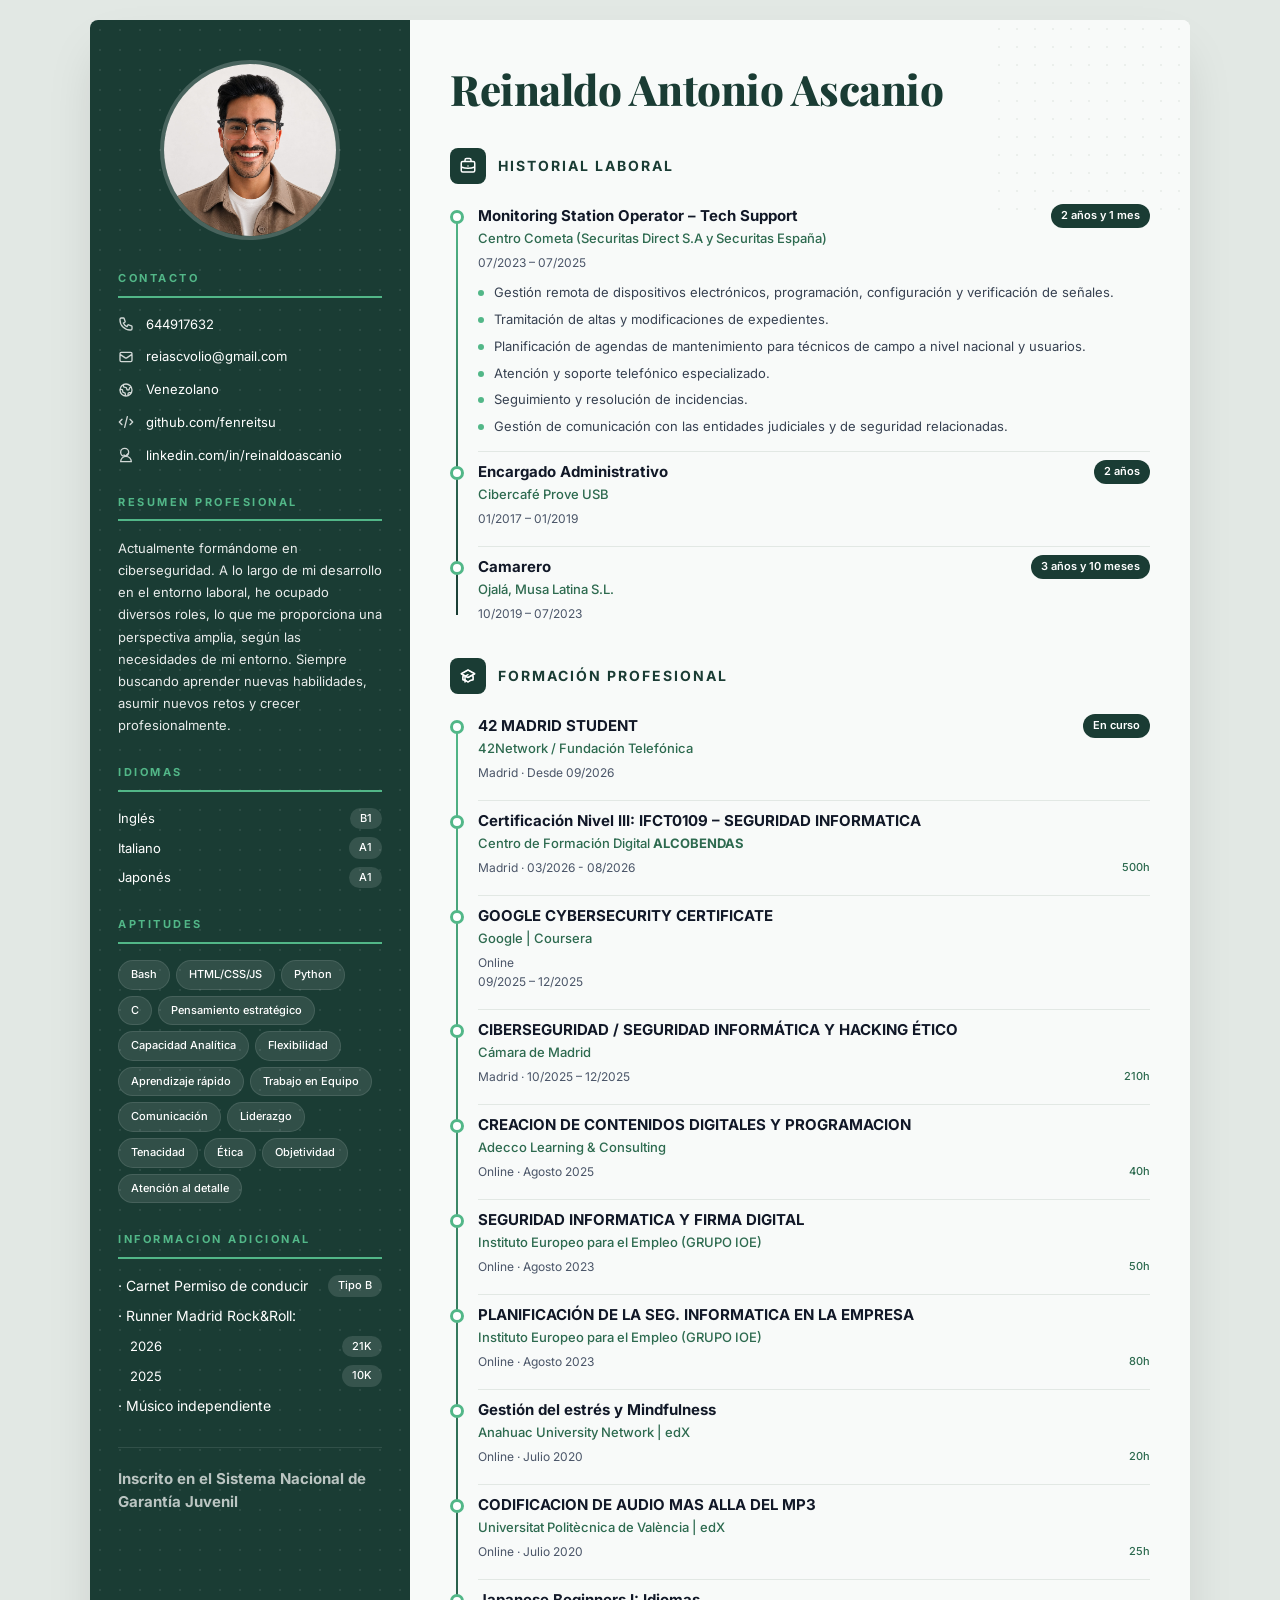
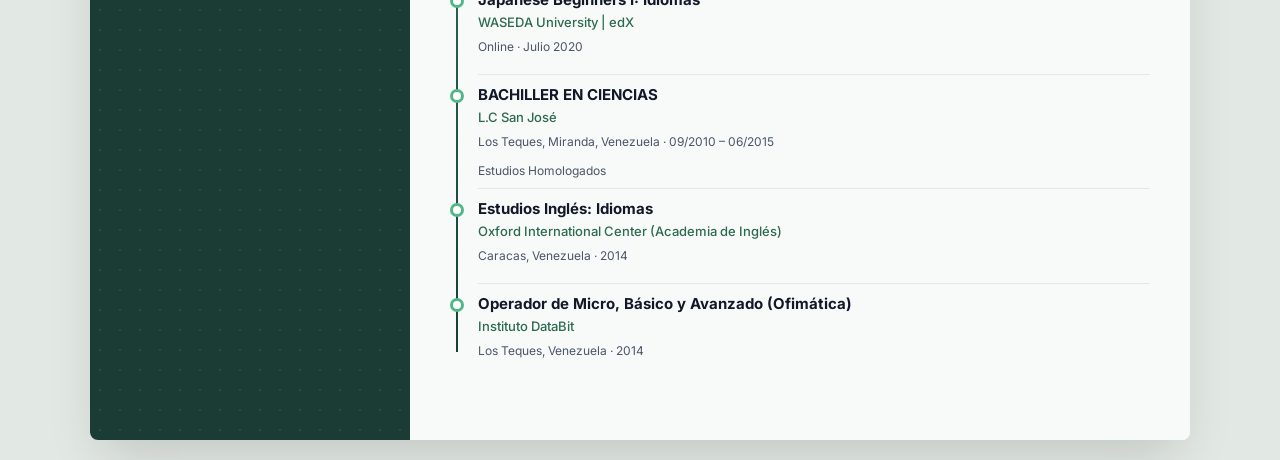
<file: index.html>
<!DOCTYPE html>
<html lang="es">
<head>
    <meta charset="UTF-8">
    <meta name="viewport" content="width=device-width, initial-scale=1.0">
    <title>CV - Reinaldo Antonio Ascanio</title>
    <link href="https://fonts.googleapis.com/css2?family=Inter:wght@300;400;500;600;700;800&family=Playfair+Display:wght@700;800&display=swap" rel="stylesheet">
    <link rel="stylesheet" href="css/style.css">
</head>
<body>
    <div class="cv-container">
        <aside class="sidebar">
            <div class="photo-wrapper">
                <img src="assets/img/fenreitsu-profile.jpg" alt="Reinaldo Antonio Ascanio">
            </div>

            <div class="sidebar-section">
                <h3>Contacto</h3>
                <div class="contact-item">
                    <svg fill="none" stroke="currentColor" viewBox="0 0 24 24"><path stroke-linecap="round" stroke-linejoin="round" stroke-width="2" d="M3 5a2 2 0 012-2h3.28a1 1 0 01.948.684l1.498 4.493a1 1 0 01-.502 1.21l-2.257 1.13a11.042 11.042 0 005.516 5.516l1.13-2.257a1 1 0 011.21-.502l4.493 1.498a1 1 0 01.684.949V19a2 2 0 01-2 2h-1C9.716 21 3 14.284 3 6V5z"/></svg>
                    <span>644917632</span>
                </div>
                <div class="contact-item">
                    <svg fill="none" stroke="currentColor" viewBox="0 0 24 24"><path stroke-linecap="round" stroke-linejoin="round" stroke-width="2" d="M3 8l7.89 5.26a2 2 0 002.22 0L21 8M5 19h14a2 2 0 002-2V7a2 2 0 00-2-2H5a2 2 0 00-2 2v10a2 2 0 002 2z"/></svg>
                    <a href="mailto:reiascvolio@gmail.com">reiascvolio@gmail.com</a>
                </div>
                <div class="contact-item">
                    <svg fill="none" stroke="currentColor" viewBox="0 0 24 24"><path stroke-linecap="round" stroke-linejoin="round" stroke-width="2" d="M3.055 11H5a2 2 0 012 2v1a2 2 0 002 2 2 2 0 012 2v2.945M8 3.935V5.5A2.5 2.5 0 0010.5 8h.5a2 2 0 012 2 2 2 0 104 0 2 2 0 012-2h1.064M15 20.488V18a2 2 0 012-2h3.064M21 12a9 9 0 11-18 0 9 9 0 0118 0z"/></svg>
                    <span>Venezolano</span>
                </div>
                <div class="contact-item">
                    <svg fill="none" stroke="currentColor" viewBox="0 0 24 24"><path stroke-linecap="round" stroke-linejoin="round" stroke-width="2" d="M10 20l4-16m4 4l4 4-4 4M6 16l-4-4 4-4"/></svg>
                    <a href="https://github.com/fenreitsu" target="_blank">github.com/fenreitsu</a>
                </div>
                <div class="contact-item">
                    <svg fill="none" stroke="currentColor" viewBox="0 0 24 24"><path stroke-linecap="round" stroke-linejoin="round" stroke-width="2" d="M16 8a6 6 0 01-12 0 6 6 0 0112 0zM12 14a8 8 0 00-8 8h16a8 8 0 00-8-8z"/><path stroke-linecap="round" stroke-linejoin="round" stroke-width="2" d="M9 12l2 2 4-4"/></svg>
                    <a href="https://linkedin.com/in/reinaldoascanio" target="_blank">linkedin.com/in/reinaldoascanio</a>
                </div>
            </div>

            <div class="sidebar-section">
                <h3>Resumen Profesional</h3>
                <p class="summary-text">Actualmente formándome en ciberseguridad. A lo largo de mi desarrollo en el entorno laboral, he ocupado diversos roles, lo que me proporciona una perspectiva amplia, según las necesidades de mi entorno. Siempre buscando aprender nuevas habilidades, asumir nuevos retos y crecer profesionalmente.</p>
            </div>

            <div class="sidebar-section">
                <h3>Idiomas</h3>
                <div class="language-item">
                    <span>Inglés</span>
                    <span class="language-level">B1</span>
                </div>
                <div class="language-item">
                    <span>Italiano</span>
                    <span class="language-level">A1</span>
                </div>
                <div class="language-item">
                    <span>Japonés</span>
                    <span class="language-level">A1</span>
                </div>
            </div>

            <div class="sidebar-section">
                <h3>Aptitudes</h3>
                <div class="skills-grid">
                    <span class="skill-tag">Bash</span>
                    <span class="skill-tag">HTML/CSS/JS</span>
                    <span class="skill-tag">Python</span>
                    <span class="skill-tag">C</span>
                    <span class="skill-tag">Pensamiento estratégico</span>
                    <span class="skill-tag">Capacidad Analítica</span>
                    <span class="skill-tag">Flexibilidad</span>
                    <span class="skill-tag">Aprendizaje rápido</span>
                    <span class="skill-tag">Trabajo en Equipo</span>
                    <span class="skill-tag">Comunicación</span>
                    <span class="skill-tag">Liderazgo</span>
                    <span class="skill-tag">Tenacidad</span>
                    <span class="skill-tag">Ética</span>
                    <span class="skill-tag">Objetividad</span>
                    <span class="skill-tag">Atención al detalle</span>
                </div>
            </div>

            <div class="sidebar-section">
                <h3>Informacion Adicional</h3>

                <div class="info-item">
                    <span> · Carnet Permiso de conducir</span>
                    <span class="language-level">Tipo B</span>
                </div>
                <div class="info-item">
                    <span> · Runner Madrid Rock&Roll: </span>
                </div>
                <div class="language-item">
                    <span>&nbsp;&nbsp;&nbsp;2026</span>
                    <span class="language-level">21K</span>
                </div>
                <div class="language-item">
                    <span>&nbsp;&nbsp;&nbsp;2025</span>
                    <span class="language-level">10K</span>
                </div>
                <div class="info-item">
                    <span> · Músico independiente</span>
                </div>
            </div>

            <div class="sidebar-footer">
                <strong>Inscrito en el Sistema Nacional de Garantía Juvenil</strong>
            </div>
        </aside>

        <main class="main-content">
            <div class="name-section">
                <h1>Reinaldo Antonio Ascanio</h1>
            </div>

            <div class="section">
                <div class="section-header">
                    <div class="section-icon">
                        <svg fill="none" stroke="currentColor" viewBox="0 0 24 24"><path stroke-linecap="round" stroke-linejoin="round" stroke-width="2" d="M21 13.255A23.931 23.931 0 0112 15c-3.183 0-6.22-.62-9-1.745M16 6V4a2 2 0 00-2-2h-4a2 2 0 00-2 2v2m4 6h.01M5 20h14a2 2 0 002-2V8a2 2 0 00-2-2H5a2 2 0 00-2 2v10a2 2 0 002 2z"/></svg>
                    </div>
                    <h2 class="section-title">Historial Laboral</h2>
                </div>

                <div class="timeline">
                    <div class="timeline-item">
                        <div class="timeline-dot"></div>
                        <div class="timeline-header">
                            <div>
                                <div class="timeline-title">Monitoring Station Operator – Tech Support</div>
                                <div class="timeline-company">Centro Cometa (Securitas Direct S.A y Securitas España)</div>
                            </div>
                            <span class="duration-badge">2 años y 1 mes</span>
                        </div>
                        <div class="timeline-meta">
                            <span>07/2023 – 07/2025</span>
                        </div>
                        <ul class="timeline-details">
                            <li>Gestión remota de dispositivos electrónicos, programación, configuración y verificación de señales.</li>
                            <li>Tramitación de altas y modificaciones de expedientes.</li>
                            <li>Planificación de agendas de mantenimiento para técnicos de campo a nivel nacional y usuarios.</li>
                            <li>Atención y soporte telefónico especializado.</li>
                            <li>Seguimiento y resolución de incidencias.</li>
                            <li>Gestión de comunicación con las entidades judiciales y de seguridad relacionadas.</li>
                        </ul>
                    </div>

                    <div class="timeline-item">
                        <div class="timeline-dot"></div>
                        <div class="timeline-header">
                            <div>
                                <div class="timeline-title">Encargado Administrativo</div>
                                <div class="timeline-company">Cibercafé Prove USB</div>
                            </div>
                            <span class="duration-badge">2 años</span>
                        </div>
                        <div class="timeline-meta">
                            <span>01/2017 – 01/2019</span>
                        </div>
                    </div>

                    <div class="timeline-item">
                        <div class="timeline-dot"></div>
                        <div class="timeline-header">
                            <div>
                                <div class="timeline-title">Camarero</div>
                                <div class="timeline-company">Ojalá, Musa Latina S.L.</div>
                            </div>
                            <span class="duration-badge">3 años y 10 meses</span>
                        </div>
                        <div class="timeline-meta">
                            <span>10/2019 – 07/2023</span>
                        </div>
                    </div>
                </div>
            </div>
            
            <div class="section">
                <div class="section-header">
                    <div class="section-icon">
                        <svg fill="none" stroke="currentColor" viewBox="0 0 24 24"><path d="M12 14l9-5-9-5-9 5 9 5z"/><path d="M12 14l6.16-3.422a12.083 12.083 0 01.665 6.479A11.952 11.952 0 0012 20.055a11.952 11.952 0 00-6.824-2.998 12.078 12.078 0 01.665-6.479L12 14z"/><path stroke-linecap="round" stroke-linejoin="round" stroke-width="2" d="M12 14l9-5-9-5-9 5 9 5zm0 0l6.16-3.422a12.083 12.083 0 01.665 6.479A11.952 11.952 0 0012 20.055a11.952 11.952 0 00-6.824-2.998 12.078 12.078 0 01.665-6.479L12 14zm-4 6v-7.5l4-2.222"/></svg>
                    </div>
                    <h2 class="section-title">Formación Profesional</h2>
                </div>

                <div class="timeline">
                    
                    <div class="timeline-item">
                        <div class="timeline-dot"></div>
                        <div class="timeline-header">
                            <div>
                                <div class="timeline-title">42 MADRID STUDENT</div>
                                <div class="timeline-company">42Network / Fundación Telefónica</div>
                            </div>
                            <span class="duration-badge">En curso</span>
                        </div>
                        <div class="timeline-meta">
                            <span>Madrid · Desde 09/2026</span>
                        </div>
                    </div>
                    
                    <div class="timeline-item">
                        <div class="timeline-dot"></div>
                        <div class="timeline-header">
                            <div>
                                <div class="timeline-title">Certificación Nivel III: IFCT0109 – SEGURIDAD INFORMATICA</div>
                                <div class="timeline-company">Centro de Formación Digital <b>ALCOBENDAS</b></div>
                            </div>
                        </div>
                        <div class="timeline-meta">
                            <span>Madrid · 03/2026 - 08/2026</span>
                            <span class="edu-hours">500h</span>
                        </div>
                    </div>
                    
                    <div class="timeline-item">
                        <div class="timeline-dot"></div>
                        <div class="timeline-header">
                            <div>
                                <div class="timeline-title">GOOGLE CYBERSECURITY CERTIFICATE</div>
                                <div class="timeline-company">Google | Coursera</div>
                            </div>
                        </div>
                        <div class="timeline-meta">
                            <span>Online
                            <br> 09/2025 – 12/2025</span>
                        </div>
                    </div>

                    <div class="timeline-item">
                        <div class="timeline-dot"></div>
                        <div class="timeline-header">
                            <div>
                                <div class="timeline-title">CIBERSEGURIDAD / SEGURIDAD INFORMÁTICA Y HACKING ÉTICO</div>
                                <div class="timeline-company">Cámara de Madrid</div>
                            </div>
                        </div>
                        <div class="timeline-meta">
                            <span>Madrid · 10/2025 – 12/2025</span>
                            <span class="edu-hours">210h</span>
                        </div>
                    </div>

                    <div class="timeline-item">
                        <div class="timeline-dot"></div>
                        <div class="timeline-header">
                            <div>
                                <div class="timeline-title">CREACION DE CONTENIDOS DIGITALES Y PROGRAMACION</div>
                                <div class="timeline-company">Adecco Learning & Consulting</div>
                            </div>
                        </div>
                        <div class="timeline-meta">
                            <span>Online · Agosto 2025</span>
                            <span class="edu-hours">40h</span>
                        </div>
                    </div>
                    
                    <div class="timeline-item">
                        <div class="timeline-dot"></div>
                        <div class="timeline-header">
                            <div>
                                <div class="timeline-title">SEGURIDAD INFORMATICA Y FIRMA DIGITAL</div>
                                <div class="timeline-company">Instituto Europeo para el Empleo (GRUPO IOE)</div>
                            </div>
                        </div>
                        <div class="timeline-meta">
                            </span>Online · Agosto 2023</span>
                            <span class="edu-hours">50h</span>
                        </div>
                    </div>

                    <div class="timeline-item">
                        <div class="timeline-dot"></div>
                        <div class="timeline-header">
                            <div>
                                <div class="timeline-title">PLANIFICACIÓN DE LA SEG. INFORMATICA EN LA EMPRESA</div>
                                <div class="timeline-company">Instituto Europeo para el Empleo (GRUPO IOE)</div>
                            </div>
                        </div>
                        <div class="timeline-meta">
                            </span>Online · Agosto 2023</span>
                            <span class="edu-hours">80h</span>
                        </div>
                    </div>
                    
                    <div class="timeline-item">
                        <div class="timeline-dot"></div>
                        <div class="timeline-header">
                            <div>
                                <div class="timeline-title">Gestión del estrés y Mindfulness</div>
                                <div class="timeline-company">Anahuac University Network | edX</div>
                            </div>
                        </div>
                        <div class="timeline-meta">
                            </span>Online · Julio 2020</span>
                            <span class="edu-hours">20h</span>
                        </div>
                    </div>

                    <div class="timeline-item">
                        <div class="timeline-dot"></div>
                        <div class="timeline-header">
                            <div>
                                <div class="timeline-title">CODIFICACION DE AUDIO MAS ALLA DEL MP3</div>
                                <div class="timeline-company">Universitat Politècnica de València | edX</div>
                            </div>
                        </div>
                        <div class="timeline-meta">
                            <span>Online · Julio 2020 </span>
                            <span class="edu-hours">25h</span>
                        </div>
                    </div>

                    <div class="timeline-item">
                        <div class="timeline-dot"></div>
                        <div class="timeline-header">
                            <div>
                                <div class="timeline-title">Japanese Beginners I: Idiomas</div>
                                <div class="timeline-company">WASEDA University | edX</div>
                            </div>
                        </div>
                        <div class="timeline-meta">
                            <span>Online · Julio 2020</span>
                        </div>
                    </div>
                    
                    <div class="timeline-item">
                        <div class="timeline-dot"></div>
                        <div class="timeline-header">
                            <div>
                                <div class="timeline-title">BACHILLER EN CIENCIAS</div>
                                <div class="timeline-company">L.C San José</div>
                            </div>
                        </div>
                        <div class="timeline-meta">
                            <span>Los Teques, Miranda, Venezuela · 09/2010 – 06/2015</span>
                        </div>
                        <div class="edu-location">Estudios Homologados</div>
                    </div>

                    <div class="timeline-item">
                        <div class="timeline-dot"></div>
                        <div class="timeline-header">
                            <div>
                                <div class="timeline-title">Estudios Inglés: Idiomas</div>
                                <div class="timeline-company">Oxford International Center (Academia de Inglés)</div>
                            </div>
                        </div>
                        <div class="timeline-meta">
                            <span>Caracas, Venezuela · 2014</span>
                        </div>
                    </div>


                    <div class="timeline-item">
                        <div class="timeline-dot"></div>
                        <div class="timeline-header">
                            <div>
                                <div class="timeline-title">Operador de Micro, Básico y Avanzado (Ofimática)</div>
                                <div class="timeline-company">Instituto DataBit</div>
                            </div>
                        </div>
                        <div class="timeline-meta">
                            <span>Los Teques, Venezuela · 2014</span>
                        </div>
                    </div>
                </div>
            </div>
        </main>
    </div>
</body>
</html>
</file>
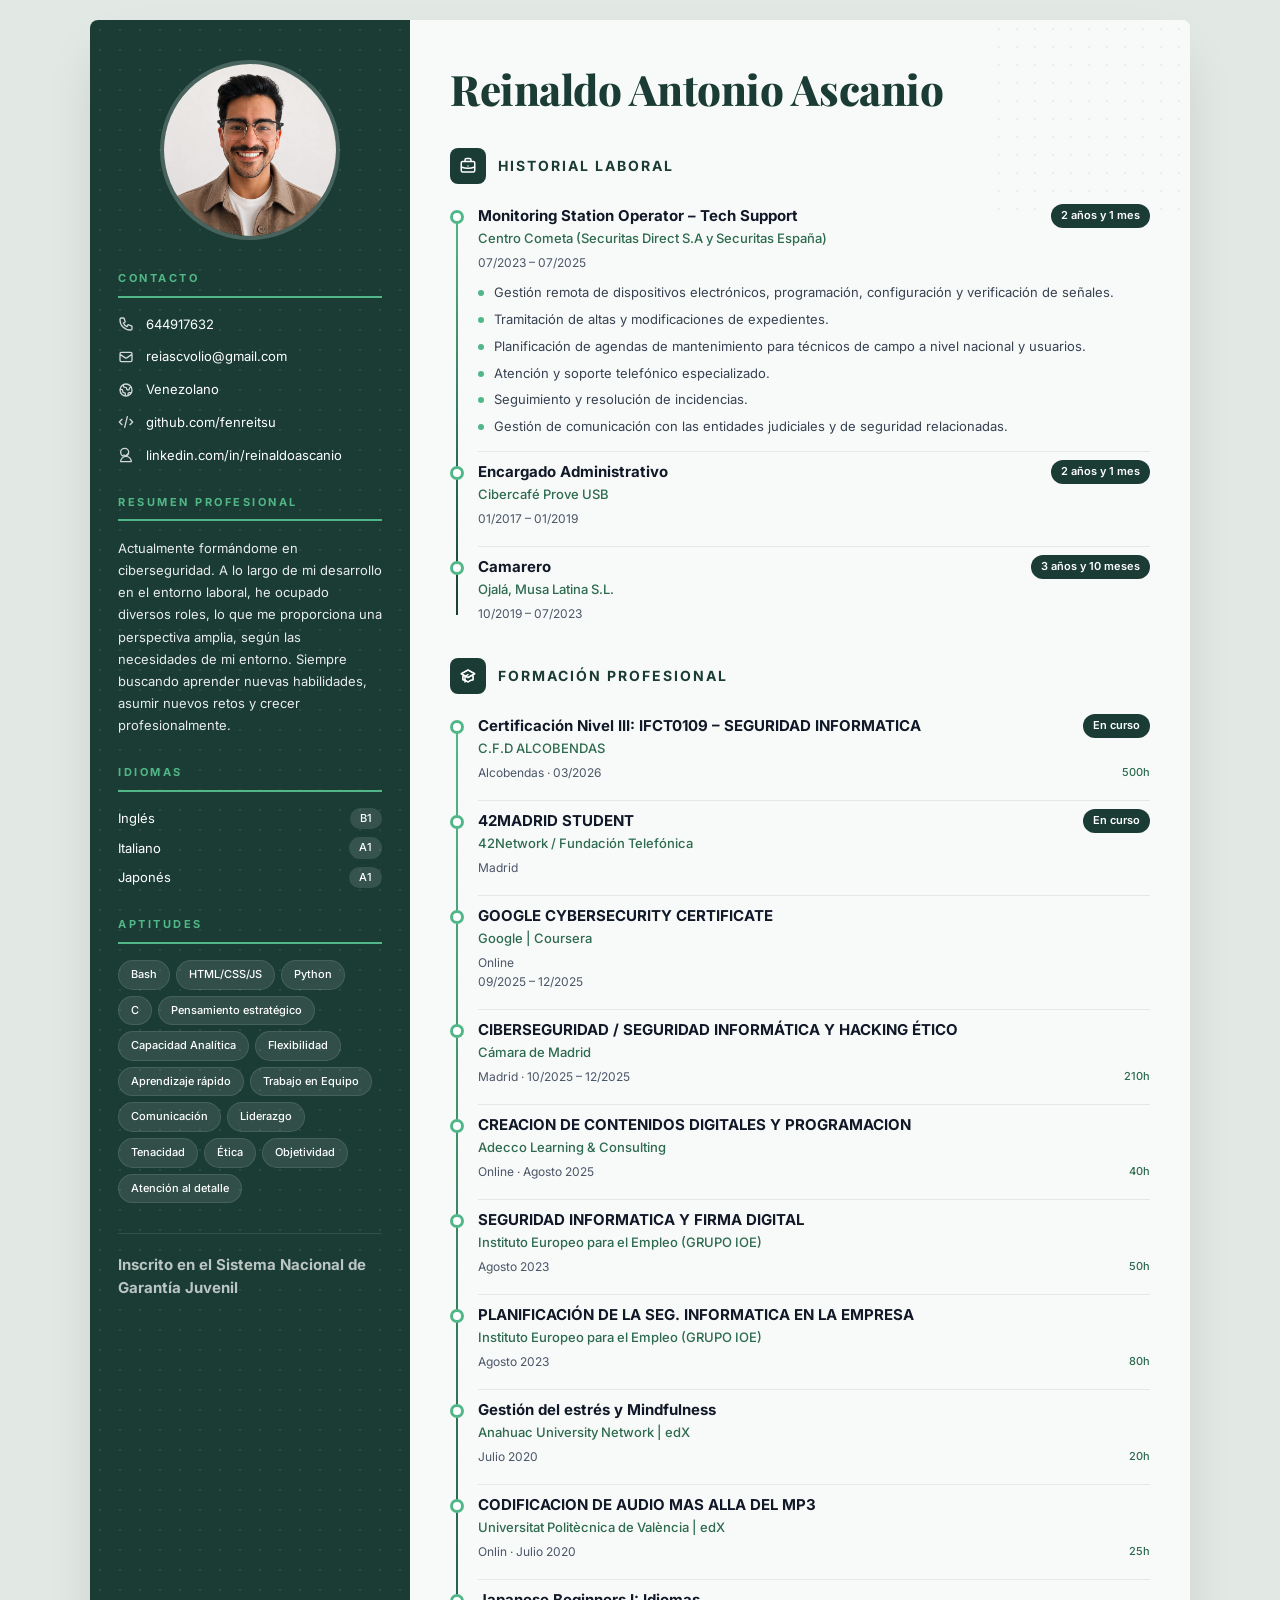
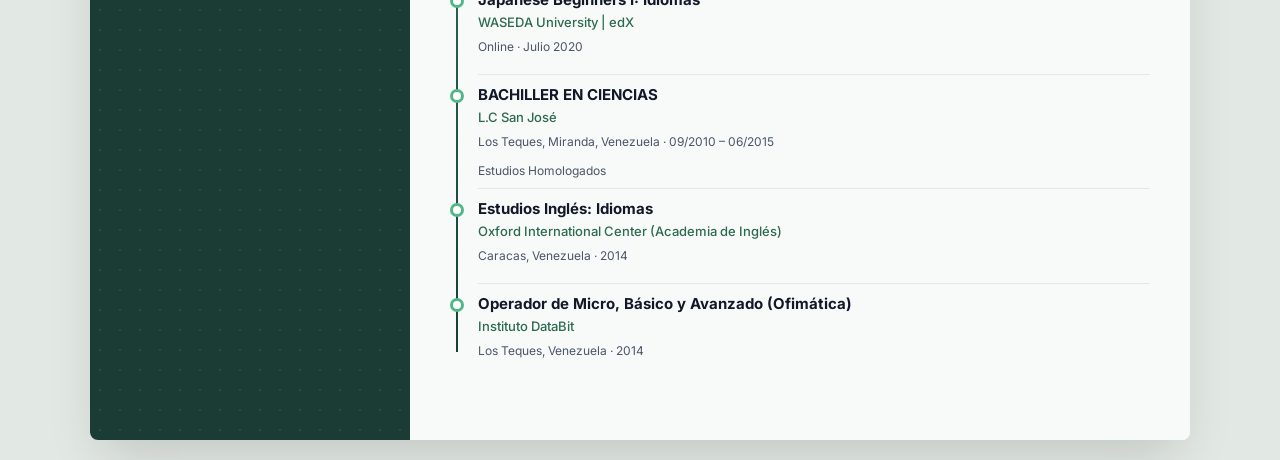
<file: curriculum-vitae-Reinaldo.html>
<!DOCTYPE html>
<html lang="es">
<head>
    <meta charset="UTF-8">
    <meta name="viewport" content="width=device-width, initial-scale=1.0">
    <title>CV - Reinaldo Antonio Ascanio</title>
    <link href="https://fonts.googleapis.com/css2?family=Inter:wght@300;400;500;600;700;800&family=Playfair+Display:wght@700;800&display=swap" rel="stylesheet">
    <link rel="stylesheet" href="css/style.css">
</head>
<body>
    <div class="cv-container">
        <aside class="sidebar">
            <div class="photo-wrapper">
                <img src="assets/img/fenreitsu-profile.jpg" alt="Reinaldo Antonio Ascanio">
            </div>

            <div class="sidebar-section">
                <h3>Contacto</h3>
                <div class="contact-item">
                    <svg fill="none" stroke="currentColor" viewBox="0 0 24 24"><path stroke-linecap="round" stroke-linejoin="round" stroke-width="2" d="M3 5a2 2 0 012-2h3.28a1 1 0 01.948.684l1.498 4.493a1 1 0 01-.502 1.21l-2.257 1.13a11.042 11.042 0 005.516 5.516l1.13-2.257a1 1 0 011.21-.502l4.493 1.498a1 1 0 01.684.949V19a2 2 0 01-2 2h-1C9.716 21 3 14.284 3 6V5z"/></svg>
                    <span>644917632</span>
                </div>
                <div class="contact-item">
                    <svg fill="none" stroke="currentColor" viewBox="0 0 24 24"><path stroke-linecap="round" stroke-linejoin="round" stroke-width="2" d="M3 8l7.89 5.26a2 2 0 002.22 0L21 8M5 19h14a2 2 0 002-2V7a2 2 0 00-2-2H5a2 2 0 00-2 2v10a2 2 0 002 2z"/></svg>
                    <a href="mailto:reiascvolio@gmail.com">reiascvolio@gmail.com</a>
                </div>
                <div class="contact-item">
                    <svg fill="none" stroke="currentColor" viewBox="0 0 24 24"><path stroke-linecap="round" stroke-linejoin="round" stroke-width="2" d="M3.055 11H5a2 2 0 012 2v1a2 2 0 002 2 2 2 0 012 2v2.945M8 3.935V5.5A2.5 2.5 0 0010.5 8h.5a2 2 0 012 2 2 2 0 104 0 2 2 0 012-2h1.064M15 20.488V18a2 2 0 012-2h3.064M21 12a9 9 0 11-18 0 9 9 0 0118 0z"/></svg>
                    <span>Venezolano</span>
                </div>
                <div class="contact-item">
                    <svg fill="none" stroke="currentColor" viewBox="0 0 24 24"><path stroke-linecap="round" stroke-linejoin="round" stroke-width="2" d="M10 20l4-16m4 4l4 4-4 4M6 16l-4-4 4-4"/></svg>
                    <a href="https://github.com/fenreitsu" target="_blank">github.com/fenreitsu</a>
                </div>
                <div class="contact-item">
                    <svg fill="none" stroke="currentColor" viewBox="0 0 24 24"><path stroke-linecap="round" stroke-linejoin="round" stroke-width="2" d="M16 8a6 6 0 01-12 0 6 6 0 0112 0zM12 14a8 8 0 00-8 8h16a8 8 0 00-8-8z"/><path stroke-linecap="round" stroke-linejoin="round" stroke-width="2" d="M9 12l2 2 4-4"/></svg>
                    <a href="https://linkedin.com/in/reinaldoascanio" target="_blank">linkedin.com/in/reinaldoascanio</a>
                </div>
            </div>

            <div class="sidebar-section">
                <h3>Resumen Profesional</h3>
                <p class="summary-text">Actualmente formándome en ciberseguridad. A lo largo de mi desarrollo en el entorno laboral, he ocupado diversos roles, lo que me proporciona una perspectiva amplia, según las necesidades de mi entorno. Siempre buscando aprender nuevas habilidades, asumir nuevos retos y crecer profesionalmente.</p>
            </div>

            <div class="sidebar-section">
                <h3>Idiomas</h3>
                <div class="language-item">
                    <span>Inglés</span>
                    <span class="language-level">B1</span>
                </div>
                <div class="language-item">
                    <span>Italiano</span>
                    <span class="language-level">A1</span>
                </div>
                <div class="language-item">
                    <span>Japonés</span>
                    <span class="language-level">A1</span>
                </div>
            </div>

            <div class="sidebar-section">
                <h3>Aptitudes</h3>
                <div class="skills-grid">
                    <span class="skill-tag">Bash</span>
                    <span class="skill-tag">HTML/CSS/JS</span>
                    <span class="skill-tag">Python</span>
                    <span class="skill-tag">C</span>
                    <span class="skill-tag">Pensamiento estratégico</span>
                    <span class="skill-tag">Capacidad Analítica</span>
                    <span class="skill-tag">Flexibilidad</span>
                    <span class="skill-tag">Aprendizaje rápido</span>
                    <span class="skill-tag">Trabajo en Equipo</span>
                    <span class="skill-tag">Comunicación</span>
                    <span class="skill-tag">Liderazgo</span>
                    <span class="skill-tag">Tenacidad</span>
                    <span class="skill-tag">Ética</span>
                    <span class="skill-tag">Objetividad</span>
                    <span class="skill-tag">Atención al detalle</span>
                </div>
            </div>

            <div class="sidebar-footer">
                <strong>Inscrito en el Sistema Nacional de Garantía Juvenil</strong>
            </div>
        </aside>

        <main class="main-content">
            <div class="name-section">
                <h1>Reinaldo Antonio Ascanio</h1>
            </div>

            <div class="section">
                <div class="section-header">
                    <div class="section-icon">
                        <svg fill="none" stroke="currentColor" viewBox="0 0 24 24"><path stroke-linecap="round" stroke-linejoin="round" stroke-width="2" d="M21 13.255A23.931 23.931 0 0112 15c-3.183 0-6.22-.62-9-1.745M16 6V4a2 2 0 00-2-2h-4a2 2 0 00-2 2v2m4 6h.01M5 20h14a2 2 0 002-2V8a2 2 0 00-2-2H5a2 2 0 00-2 2v10a2 2 0 002 2z"/></svg>
                    </div>
                    <h2 class="section-title">Historial Laboral</h2>
                </div>

                <div class="timeline">
                    <div class="timeline-item">
                        <div class="timeline-dot"></div>
                        <div class="timeline-header">
                            <div>
                                <div class="timeline-title">Monitoring Station Operator – Tech Support</div>
                                <div class="timeline-company">Centro Cometa (Securitas Direct S.A y Securitas España)</div>
                            </div>
                            <span class="duration-badge">2 años y 1 mes</span>
                        </div>
                        <div class="timeline-meta">
                            <span>07/2023 – 07/2025</span>
                        </div>
                        <ul class="timeline-details">
                            <li>Gestión remota de dispositivos electrónicos, programación, configuración y verificación de señales.</li>
                            <li>Tramitación de altas y modificaciones de expedientes.</li>
                            <li>Planificación de agendas de mantenimiento para técnicos de campo a nivel nacional y usuarios.</li>
                            <li>Atención y soporte telefónico especializado.</li>
                            <li>Seguimiento y resolución de incidencias.</li>
                            <li>Gestión de comunicación con las entidades judiciales y de seguridad relacionadas.</li>
                        </ul>
                    </div>

                    <div class="timeline-item">
                        <div class="timeline-dot"></div>
                        <div class="timeline-header">
                            <div>
                                <div class="timeline-title">Encargado Administrativo</div>
                                <div class="timeline-company">Cibercafé Prove USB</div>
                            </div>
                            <span class="duration-badge">2 años y 1 mes</span>
                        </div>
                        <div class="timeline-meta">
                            <span>01/2017 – 01/2019</span>
                        </div>
                    </div>

                    <div class="timeline-item">
                        <div class="timeline-dot"></div>
                        <div class="timeline-header">
                            <div>
                                <div class="timeline-title">Camarero</div>
                                <div class="timeline-company">Ojalá, Musa Latina S.L.</div>
                            </div>
                            <span class="duration-badge">3 años y 10 meses</span>
                        </div>
                        <div class="timeline-meta">
                            <span>10/2019 – 07/2023</span>
                        </div>
                    </div>
                </div>
            </div>
            
            <div class="section">
                <div class="section-header">
                    <div class="section-icon">
                        <svg fill="none" stroke="currentColor" viewBox="0 0 24 24"><path d="M12 14l9-5-9-5-9 5 9 5z"/><path d="M12 14l6.16-3.422a12.083 12.083 0 01.665 6.479A11.952 11.952 0 0012 20.055a11.952 11.952 0 00-6.824-2.998 12.078 12.078 0 01.665-6.479L12 14z"/><path stroke-linecap="round" stroke-linejoin="round" stroke-width="2" d="M12 14l9-5-9-5-9 5 9 5zm0 0l6.16-3.422a12.083 12.083 0 01.665 6.479A11.952 11.952 0 0012 20.055a11.952 11.952 0 00-6.824-2.998 12.078 12.078 0 01.665-6.479L12 14zm-4 6v-7.5l4-2.222"/></svg>
                    </div>
                    <h2 class="section-title">Formación Profesional</h2>
                </div>

                <div class="timeline">
                    <div class="timeline-item">
                        <div class="timeline-dot"></div>
                        <div class="timeline-header">
                            <div>
                                <div class="timeline-title">Certificación Nivel III: IFCT0109 – SEGURIDAD INFORMATICA</div>
                                <div class="timeline-company">C.F.D ALCOBENDAS</div>
                            </div>
                            <span class="duration-badge">En curso</span>
                        </div>
                        <div class="timeline-meta">
                            <span>Alcobendas · 03/2026</span>
                            <span class="edu-hours">500h</span>
                        </div>
                    </div>

                    <div class="timeline-item">
                        <div class="timeline-dot"></div>
                        <div class="timeline-header">
                            <div>
                                <div class="timeline-title">42MADRID STUDENT</div>
                                <div class="timeline-company">42Network / Fundación Telefónica</div>
                            </div>
                            <span class="duration-badge">En curso</span>
                        </div>
                        <div class="timeline-meta">
                            <span>Madrid</span>
                        </div>
                    </div>

                    <div class="timeline-item">
                        <div class="timeline-dot"></div>
                        <div class="timeline-header">
                            <div>
                                <div class="timeline-title">GOOGLE CYBERSECURITY CERTIFICATE</div>
                                <div class="timeline-company">Google | Coursera</div>
                            </div>
                        </div>
                        <div class="timeline-meta">
                            <span>Online
                            <br> 09/2025 – 12/2025</span>
                        </div>
                    </div>

                    <div class="timeline-item">
                        <div class="timeline-dot"></div>
                        <div class="timeline-header">
                            <div>
                                <div class="timeline-title">CIBERSEGURIDAD / SEGURIDAD INFORMÁTICA Y HACKING ÉTICO</div>
                                <div class="timeline-company">Cámara de Madrid</div>
                            </div>
                        </div>
                        <div class="timeline-meta">
                            <span>Madrid · 10/2025 – 12/2025</span>
                            <span class="edu-hours">210h</span>
                        </div>
                    </div>

                    <div class="timeline-item">
                        <div class="timeline-dot"></div>
                        <div class="timeline-header">
                            <div>
                                <div class="timeline-title">CREACION DE CONTENIDOS DIGITALES Y PROGRAMACION</div>
                                <div class="timeline-company">Adecco Learning & Consulting</div>
                            </div>
                        </div>
                        <div class="timeline-meta">
                            <span>Online · Agosto 2025</span>
                            <span class="edu-hours">40h</span>
                        </div>
                    </div>
                    
                    <div class="timeline-item">
                        <div class="timeline-dot"></div>
                        <div class="timeline-header">
                            <div>
                                <div class="timeline-title">SEGURIDAD INFORMATICA Y FIRMA DIGITAL</div>
                                <div class="timeline-company">Instituto Europeo para el Empleo (GRUPO IOE)</div>
                            </div>
                        </div>
                        <div class="timeline-meta">
                            </span>Agosto 2023</span>
                            <span class="edu-hours">50h</span>
                        </div>
                    </div>

                    <div class="timeline-item">
                        <div class="timeline-dot"></div>
                        <div class="timeline-header">
                            <div>
                                <div class="timeline-title">PLANIFICACIÓN DE LA SEG. INFORMATICA EN LA EMPRESA</div>
                                <div class="timeline-company">Instituto Europeo para el Empleo (GRUPO IOE)</div>
                            </div>
                        </div>
                        <div class="timeline-meta">
                            </span>Agosto 2023</span>
                            <span class="edu-hours">80h</span>
                        </div>
                    </div>
                    
                    <div class="timeline-item">
                        <div class="timeline-dot"></div>
                        <div class="timeline-header">
                            <div>
                                <div class="timeline-title">Gestión del estrés y Mindfulness</div>
                                <div class="timeline-company">Anahuac University Network | edX</div>
                            </div>
                        </div>
                        <div class="timeline-meta">
                            </span>Julio 2020</span>
                            <span class="edu-hours">20h</span>
                        </div>
                    </div>

                    <div class="timeline-item">
                        <div class="timeline-dot"></div>
                        <div class="timeline-header">
                            <div>
                                <div class="timeline-title">CODIFICACION DE AUDIO MAS ALLA DEL MP3</div>
                                <div class="timeline-company">Universitat Politècnica de València | edX</div>
                            </div>
                        </div>
                        <div class="timeline-meta">
                            <span>Onlin · Julio 2020 </span>
                            <span class="edu-hours">25h</span>
                        </div>
                    </div>

                    <div class="timeline-item">
                        <div class="timeline-dot"></div>
                        <div class="timeline-header">
                            <div>
                                <div class="timeline-title">Japanese Beginners I: Idiomas</div>
                                <div class="timeline-company">WASEDA University | edX</div>
                            </div>
                        </div>
                        <div class="timeline-meta">
                            <span>Online · Julio 2020</span>
                        </div>
                    </div>
                    
                    <div class="timeline-item">
                        <div class="timeline-dot"></div>
                        <div class="timeline-header">
                            <div>
                                <div class="timeline-title">BACHILLER EN CIENCIAS</div>
                                <div class="timeline-company">L.C San José</div>
                            </div>
                        </div>
                        <div class="timeline-meta">
                            <span>Los Teques, Miranda, Venezuela · 09/2010 – 06/2015</span>
                        </div>
                        <div class="edu-location">Estudios Homologados</div>
                    </div>

                    <div class="timeline-item">
                        <div class="timeline-dot"></div>
                        <div class="timeline-header">
                            <div>
                                <div class="timeline-title">Estudios Inglés: Idiomas</div>
                                <div class="timeline-company">Oxford International Center (Academia de Inglés)</div>
                            </div>
                        </div>
                        <div class="timeline-meta">
                            <span>Caracas, Venezuela · 2014</span>
                        </div>
                    </div>


                    <div class="timeline-item">
                        <div class="timeline-dot"></div>
                        <div class="timeline-header">
                            <div>
                                <div class="timeline-title">Operador de Micro, Básico y Avanzado (Ofimática)</div>
                                <div class="timeline-company">Instituto DataBit</div>
                            </div>
                        </div>
                        <div class="timeline-meta">
                            <span>Los Teques, Venezuela · 2014</span>
                        </div>
                    </div>
                </div>
            </div>
        </main>
    </div>
</body>
</html>
</file>
<file: css/style.css>
* {
    margin: 0;
    padding: 0;
    box-sizing: border-box;
}

:root {
    --green-dark: #1a3c34;
    --green-mid: #2d6a4f;
    --green-light: #40916c;
    --green-accent: #52b788;
    --white: #ffffff;
    --off-white: #f8faf9;
    --gray-100: #f1f5f3;
    --gray-200: #e2e8e4;
    --gray-600: #4a5568;
    --gray-700: #374151;
    --gray-800: #1f2937;
    --gray-900: #111827;
}

body {
    font-family: 'Inter', -apple-system, BlinkMacSystemFont, sans-serif;
    background: var(--gray-200);
    color: var(--gray-800);
    line-height: 1.6;
}

.cv-container {
    max-width: 1100px;
    margin: 20px auto;
    background: var(--white);
    display: grid;
    grid-template-columns: 320px 1fr;
    min-height: 100vh;
    box-shadow: 0 25px 50px -12px rgba(0, 0, 0, 0.15);
    border-radius: 8px;
    overflow: hidden;
}

.sidebar {
    background: var(--green-dark);
    color: var(--white);
    padding: 40px 28px;
    position: relative;
    overflow: hidden;
}

.sidebar::before {
    content: '';
    position: absolute;
    top: 0;
    left: 0;
    right: 0;
    bottom: 0;
    background-image: radial-gradient(circle, rgba(255,255,255,0.08) 1px, transparent 1px);
    background-size: 20px 20px;
    pointer-events: none;
}

.sidebar > * {
    position: relative;
    z-index: 1;
}

.photo-wrapper {
    width: 180px;
    height: 180px;
    margin: 0 auto 30px;
    border-radius: 50%;
    border: 4px solid rgba(255,255,255,0.2);
    overflow: hidden;
    transition: transform 0.3s ease, border-color 0.3s ease;
}

.photo-wrapper:hover {
    transform: scale(1.05);
    border-color: var(--green-accent);
}

.photo-wrapper img {
    width: 100%;
    height: 100%;
    object-fit: cover;
}

.sidebar-section {
    margin-bottom: 28px;
}

.sidebar-section h3 {
    font-size: 11px;
    font-weight: 700;
    letter-spacing: 2.5px;
    text-transform: uppercase;
    margin-bottom: 16px;
    padding-bottom: 8px;
    border-bottom: 2px solid var(--green-accent);
    color: var(--green-accent);
}

.contact-item {
    display: flex;
    align-items: center;
    gap: 12px;
    margin-bottom: 12px;
    font-size: 13px;
    transition: transform 0.2s ease;
}

.contact-item:hover {
    transform: translateX(4px);
}

.contact-item svg {
    width: 16px;
    height: 16px;
    flex-shrink: 0;
    opacity: 0.8;
}

.contact-item a {
    color: var(--white);
    text-decoration: none;
}

.contact-item a:hover {
    color: var(--green-accent);
}

.summary-text {
    font-size: 13px;
    line-height: 1.7;
    opacity: 0.9;
}

.language-item {
    display: flex;
    justify-content: space-between;
    align-items: center;
    margin-bottom: 8px;
    font-size: 13px;
}

.info-item {
    display: flex;
    justify-content: space-between;
    align-items: center;
    margin-bottom: 8px;
    font-size: 14px;
}

.language-level {
    background: rgba(255,255,255,0.12);
    padding: 2px 10px;
    border-radius: 12px;
    font-size: 11px;
    font-weight: 500;
}

.skills-grid {
    display: flex;
    flex-wrap: wrap;
    gap: 6px;
}

.skill-tag {
    background: rgba(255,255,255,0.1);
    padding: 5px 12px;
    border-radius: 15px;
    font-size: 11px;
    font-weight: 500;
    border: 1px solid rgba(255,255,255,0.1);
    transition: all 0.2s ease;
}

.skill-tag:hover {
    background: var(--green-accent);
    color: var(--green-dark);
    border-color: var(--green-accent);
}

.sidebar-footer {
    margin-top: 30px;
    padding-top: 20px;
    border-top: 1px solid rgba(255,255,255,0.15);
    font-size: 15px;
    opacity: 0.7;
    line-height: 1.5;
}

.main-content {
    padding: 45px 40px;
    position: relative;
    background: var(--off-white);
}

.main-content::before {
    content: '';
    position: absolute;
    top: 0;
    right: 0;
    width: 200px;
    height: 200px;
    background-image: radial-gradient(circle, var(--gray-200) 1.5px, transparent 1.5px);
    background-size: 18px 18px;
    opacity: 0.6;
    pointer-events: none;
}

.name-section {
    margin-bottom: 35px;
}

.name-section h1 {
    font-family: 'Playfair Display', serif;
    font-size: 42px;
    font-weight: 800;
    color: var(--green-dark);
    line-height: 1.15;
    letter-spacing: -0.5px;
}

.section {
    margin-bottom: 35px;
    position: relative;
    padding: -1%;
}

.section-header {
    display: flex;
    align-items: center;
    gap: 12px;
    margin-bottom: 20px;
}

.section-icon {
    width: 36px;
    height: 36px;
    background: var(--green-dark);
    border-radius: 8px;
    display: flex;
    align-items: center;
    justify-content: center;
}

.section-icon svg {
    width: 18px;
    height: 18px;
    color: var(--white);
}

.section-title {
    font-size: 14px;
    font-weight: 700;
    letter-spacing: 2px;
    text-transform: uppercase;
    color: var(--green-dark);
}

.timeline {
    position: relative;
    padding-left: 28px;
}

.timeline::before {
    content: '';
    position: absolute;
    left: 6px;
    top: 8px;
    bottom: 8px;
    width: 2px;
    background: linear-gradient(to bottom, var(--green-accent), var(--green-dark));
}

.timeline-item {
    position: relative;
    margin-bottom: 8px;
    padding-bottom: 8px;
    border-bottom: 1px solid var(--gray-200);
}

.timeline-item:last-child {
    margin-bottom: 0;
    padding-bottom: 0;
    border-bottom: none;
}

.timeline-dot {
    position: absolute;
    left: -28px;
    top: 6px;
    width: 14px;
    height: 14px;
    background: var(--white);
    border: 3px solid var(--green-accent);
    border-radius: 50%;
    z-index: 1;
    transition: all 0.2s ease;
}

.timeline-item:hover .timeline-dot {
    background: var(--green-accent);
    transform: scale(1.2);
}

.timeline-header {
    display: flex;
    justify-content: space-between;
    align-items: flex-start;
    flex-wrap: wrap;
    gap: 8px;
    margin-bottom: 4px;
}

.timeline-title {
    font-size: 15px;
    font-weight: 700;
    color: var(--gray-900);
}

.timeline-company {
    font-size: 13px;
    color: var(--green-mid);
    font-weight: 500;
}

.timeline-meta {
    display: flex;
    justify-content: space-between;
    align-items: center;
    margin-bottom: 10px;
    font-size: 12px;
    color: var(--gray-600);
}

.duration-badge {
    background: var(--green-dark);
    color: var(--white);
    padding: 3px 10px;
    border-radius: 12px;
    font-size: 11px;
    font-weight: 600;
    white-space: nowrap;
}

.timeline-details {
    list-style: none;
    margin-top: 10px;
}

.timeline-details li {
    position: relative;
    padding-left: 16px;
    margin-bottom: 6px;
    font-size: 13px;
    line-height: 1.6;
    color: var(--gray-700);
}

.timeline-details li::before {
    content: '';
    position: absolute;
    left: 0;
    top: 8px;
    width: 6px;
    height: 6px;
    background: var(--green-accent);
    border-radius: 50%;
}

.edu-location {
    font-size: 12px;
    color: var(--gray-600);
    margin-top: 2px;
}

.edu-hours {
    font-size: 11px;
    color: var(--green-mid);
    font-weight: 500;
}

@media (max-width: 900px) {
    .cv-container {
        grid-template-columns: 1fr;
        margin: 0;
        border-radius: 0;
    }

    .sidebar {
        padding: 30px 24px;
    }

    .main-content {
        padding: 30px 24px;
    }

    .name-section h1 {
        font-size: 28px;
    }

    .timeline-header {
        flex-direction: column;
    }
}

@media print {
    body {
        background: white;
    }

    .cv-container {
        margin: 0;
        box-shadow: none;
        border-radius: 0;
        max-width: 100%;
    }

    .sidebar {
        -webkit-print-color-adjust: exact;
        print-color-adjust: exact;
    }

    .skill-tag:hover,
    .contact-item:hover,
    .timeline-item:hover .timeline-dot {
        transform: none;
    }
}
</file>
